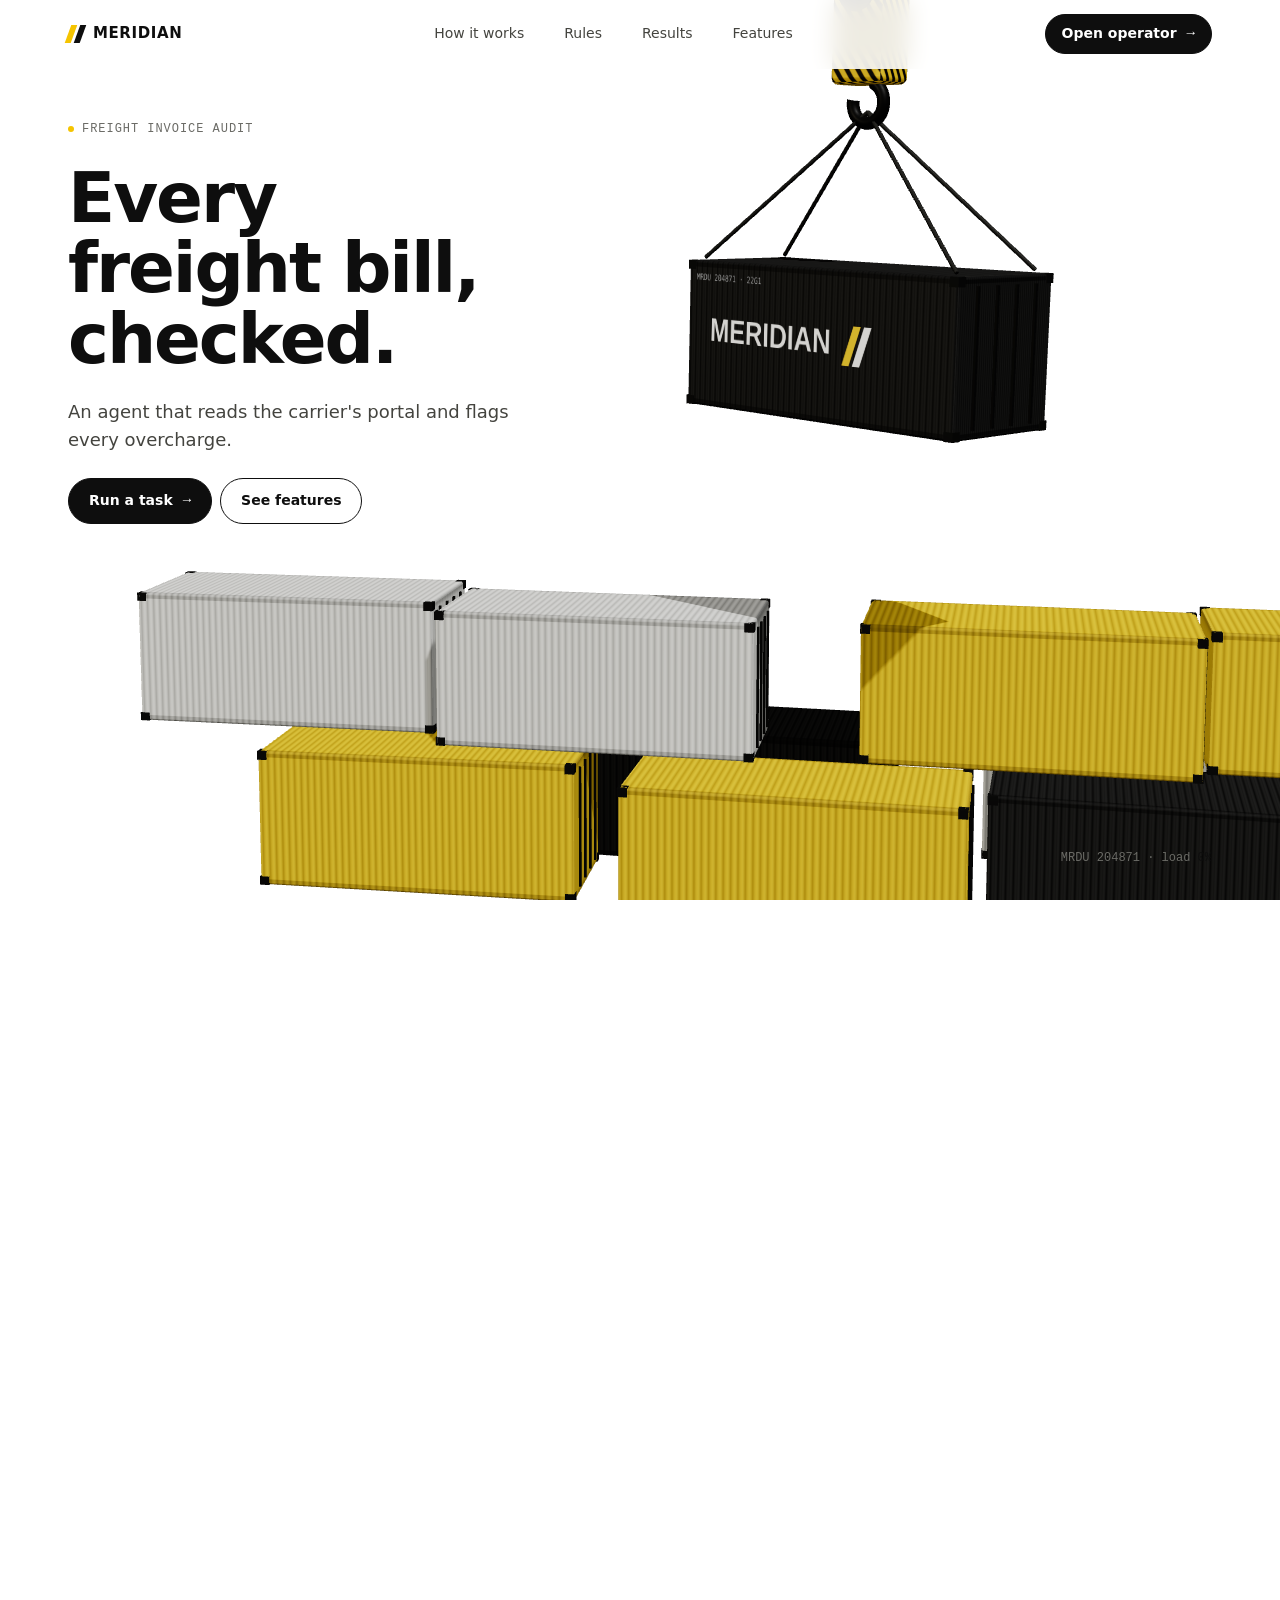
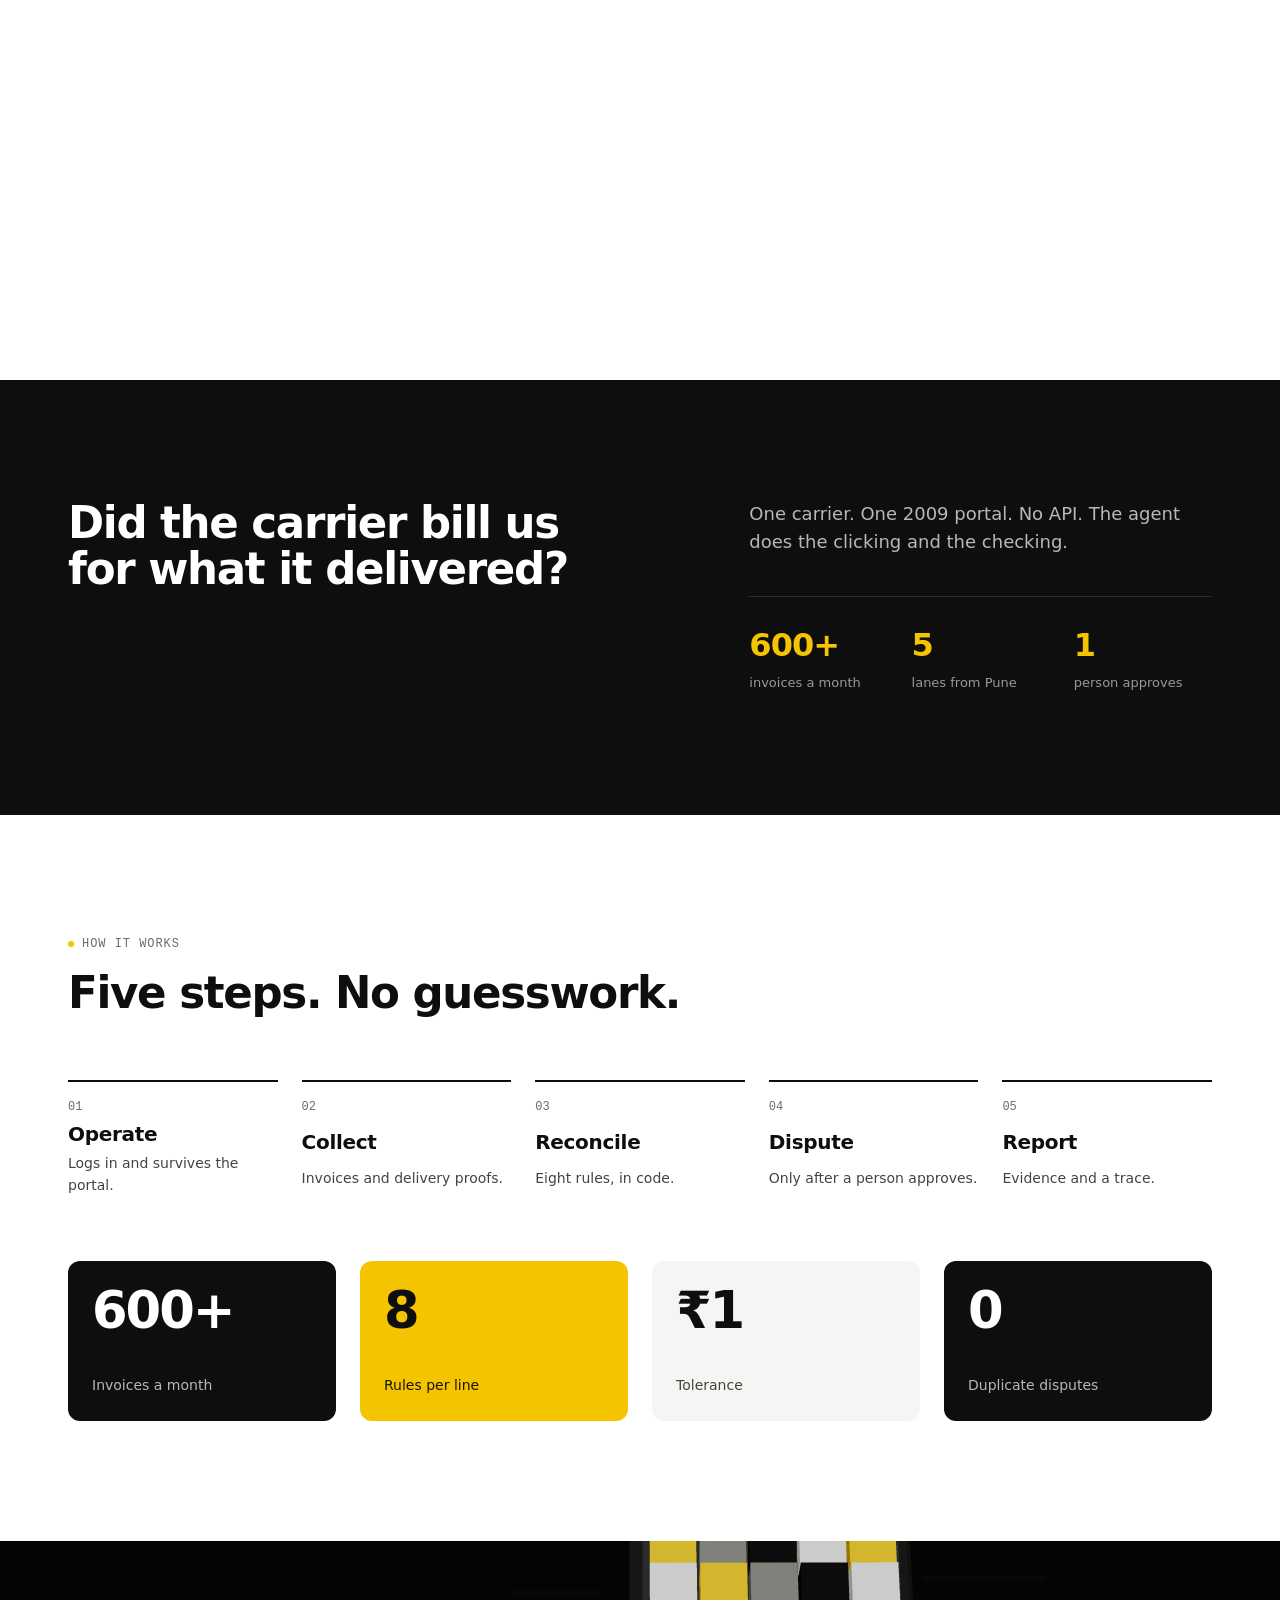
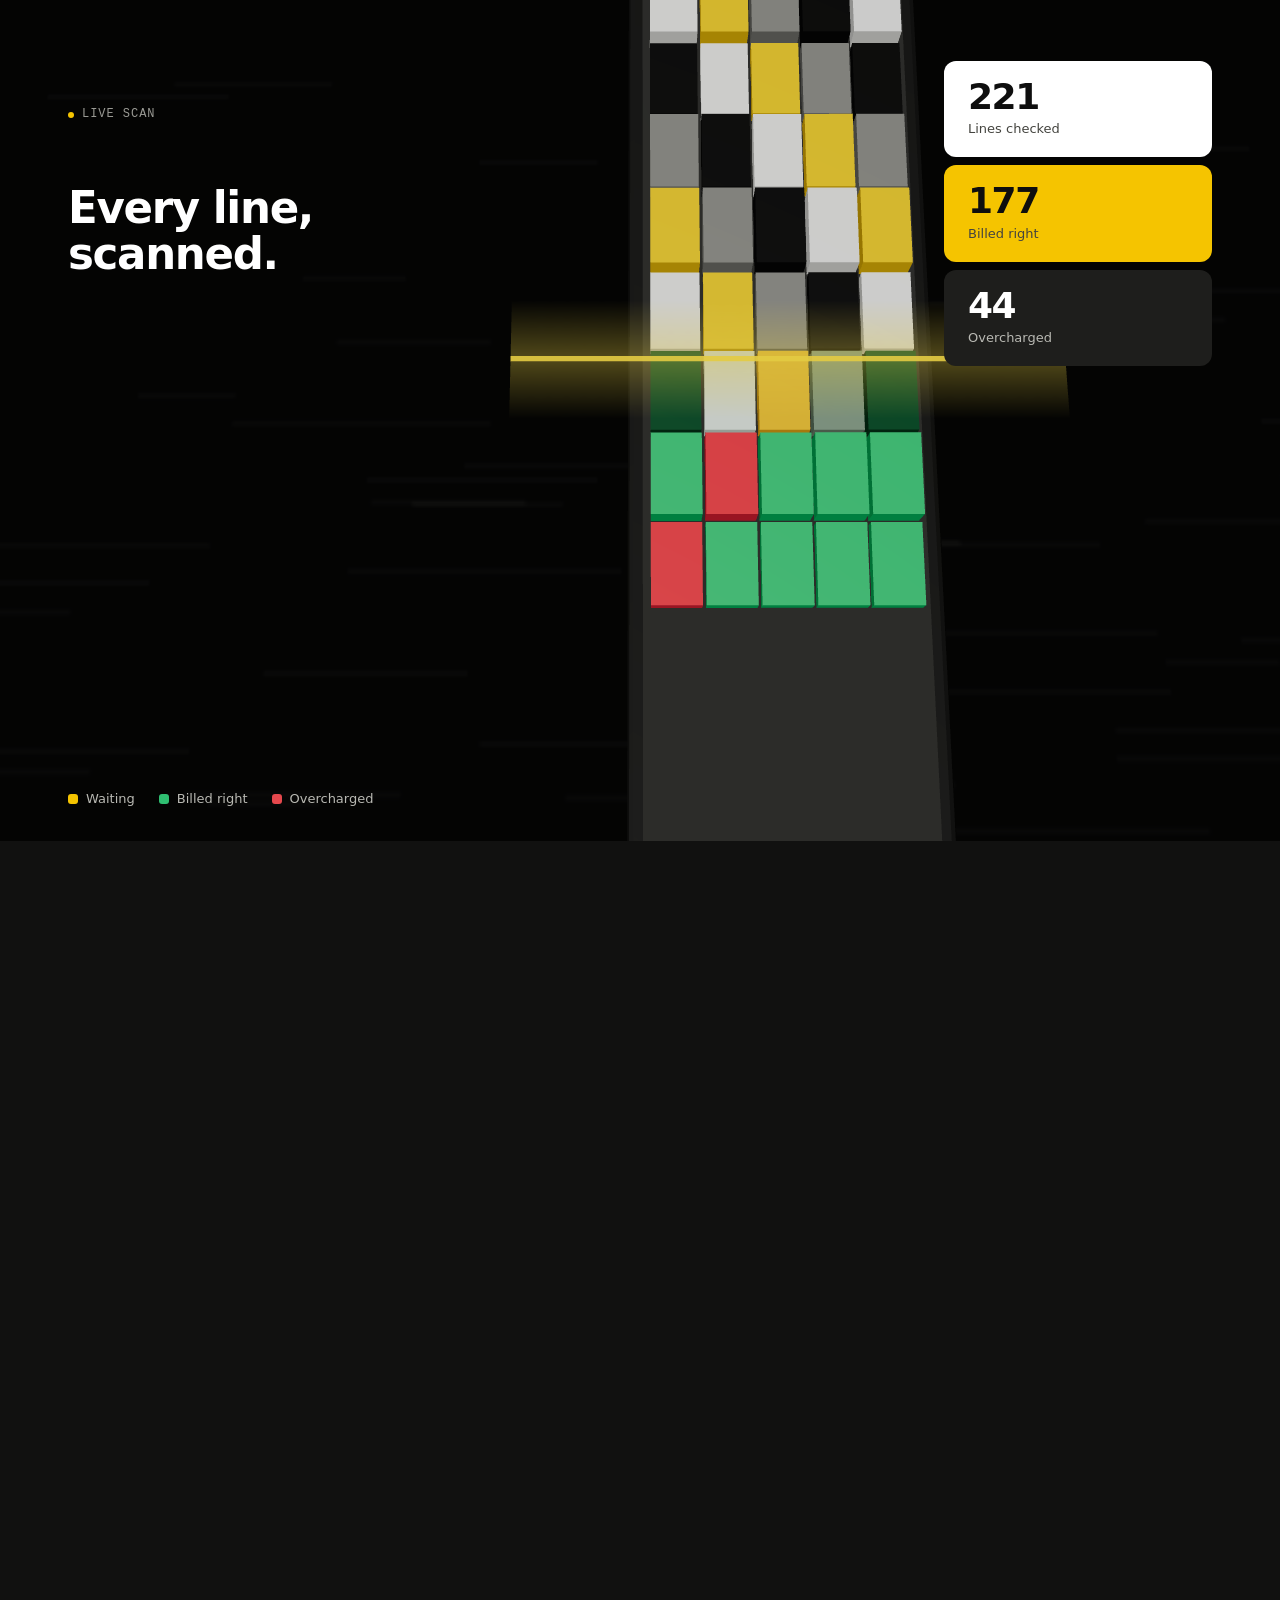
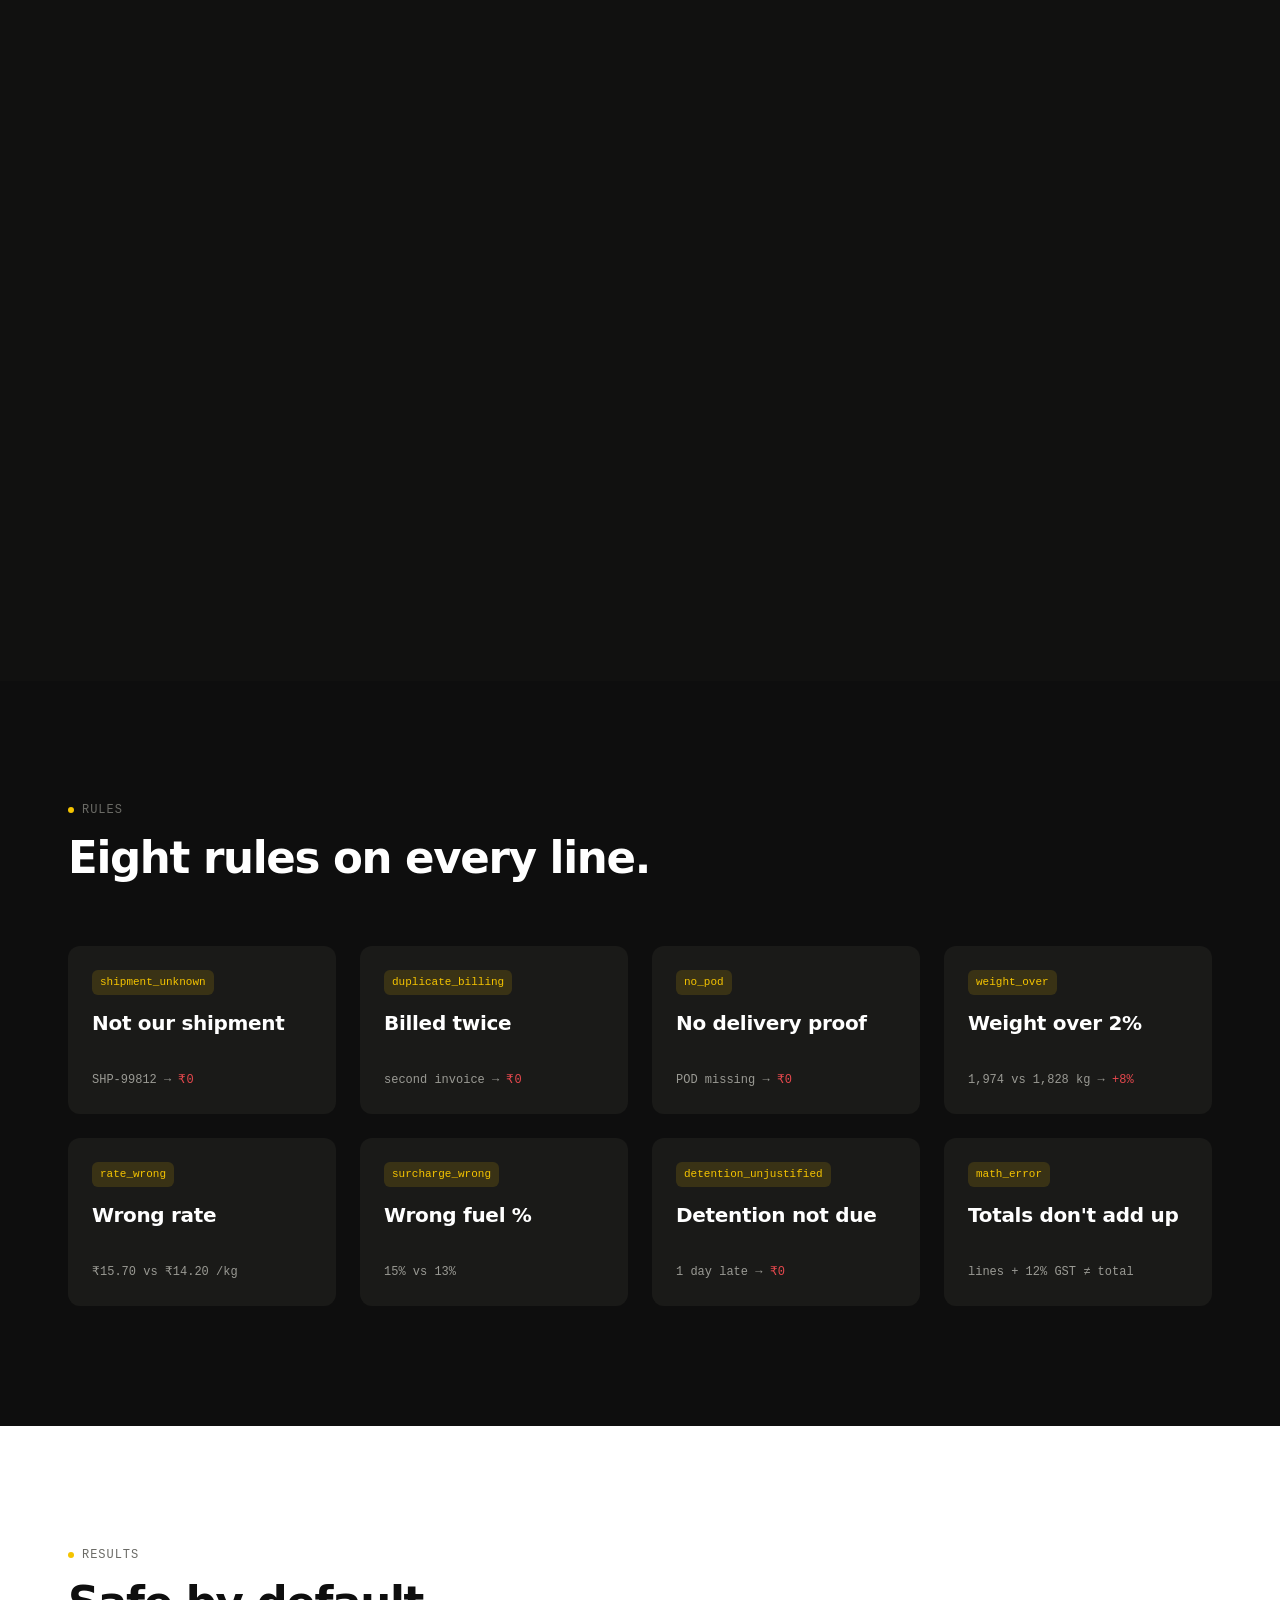
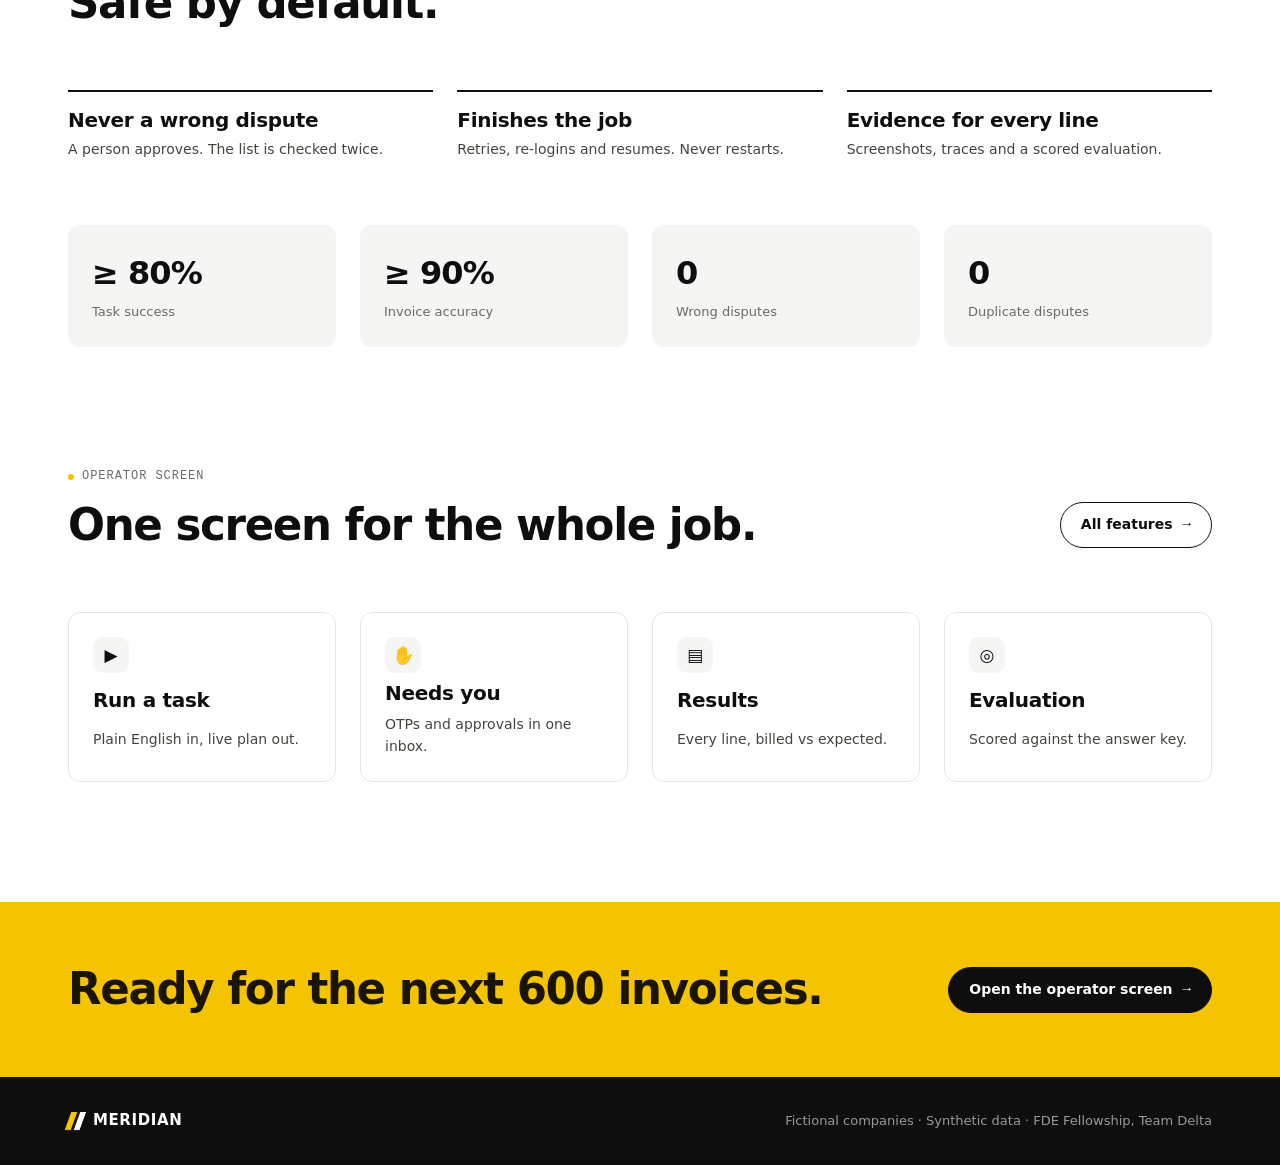
<file: web/index.html>
<!doctype html>
<html lang="en">
<head>
<meta charset="utf-8">
<meta http-equiv="Content-Security-Policy" content="default-src 'self'; script-src 'self' 'sha256-pwctdEDh62Th+eeUH0z2ylZl9bB6dLw3tPktD5pDLtk='; style-src 'self' 'unsafe-inline' https://fonts.googleapis.com; font-src https://fonts.gstatic.com; img-src 'self' data:; connect-src 'self'; object-src 'none'; base-uri 'self'; form-action 'self'">
<meta name="viewport" content="width=device-width, initial-scale=1">
<title>Meridian · Freight invoice audit agent</title>
<meta name="description" content="An agent that checks every carrier invoice against what was delivered. Fictional company, synthetic data.">
<!-- Public deploy: set the operator screen's address here, e.g. https://ops.example.com. Empty = same host, port 8510. -->
<meta name="meridian-operator-url" content="">
<meta name="theme-color" content="#ffffff">
<link rel="icon" href="favicon.svg" type="image/svg+xml">
<meta property="og:type" content="website">
<meta property="og:site_name" content="Meridian">
<meta property="og:title" content="Every freight bill, checked.">
<meta property="og:description" content="An agent that reads the carrier's portal and flags every overcharge. Fictional company, synthetic data.">
<meta name="twitter:card" content="summary">
<link rel="preconnect" href="https://fonts.googleapis.com">
<link rel="preconnect" href="https://fonts.gstatic.com" crossorigin>
<link href="https://fonts.googleapis.com/css2?family=Manrope:wght@400;500;600;700;800&family=IBM+Plex+Mono:wght@400;500&display=swap" rel="stylesheet">
<link rel="stylesheet" href="site.css">
<style>
  /* hero */
  .hero { position: relative; height: 220vh; }
  .stick { position: sticky; top: 0; height: 100vh; height: 100svh; overflow: hidden; }
  #hero3d, #ship3d { position: absolute; inset: 0; width: 100%; height: 100%; }
  .hero-ui { position: absolute; inset: 0; pointer-events: none; display: flex; flex-direction: column; justify-content: space-between; padding: 120px 0 32px; }
  .hero-ui .wrap { width: 100%; }
  .hero-ui a, .hero-ui .btns { pointer-events: auto; }
  .hero-copy { grid-column: 1 / span 5; display: grid; gap: var(--s3); align-content: start; }
  .hero-foot { display: flex; justify-content: space-between; align-items: flex-end; gap: var(--s3); }
  .stats { display: flex; gap: var(--s4); }
  .stat b { display: block; font-size: 22px; font-weight: 700; letter-spacing: -.02em; }
  .stat span { font-size: 13px; color: var(--muted); }
  .readout { font-family: "IBM Plex Mono", monospace; font-size: 12px; color: var(--muted); }
  .readout b { color: var(--ink); font-weight: 500; }

  /* about */
  .about h2 { grid-column: 1 / span 6; }
  .about-side { grid-column: 8 / span 5; display: grid; gap: var(--s4); align-content: end; }
  .facts { display: grid; grid-template-columns: repeat(3, minmax(0, 1fr)); gap: var(--gap); border-top: 1px solid #2c2c29; padding-top: var(--s3); }
  .facts b { display: block; font-size: 32px; font-weight: 700; letter-spacing: -.03em; color: var(--yellow); }
  .facts span { font-size: 13px; color: #9a9a94; }

  /* steps + tiles */
  .steps { display: grid; grid-template-columns: repeat(5, minmax(0, 1fr)); gap: var(--gap); }
  .step { border-top: 2px solid var(--ink); padding-top: var(--s2); display: grid; gap: 6px; }
  .step .n { font-family: "IBM Plex Mono", monospace; font-size: 12px; color: var(--muted); }
  .step p { font-size: 14px; color: var(--ink2); }
  .tiles { display: grid; grid-template-columns: repeat(4, minmax(0, 1fr)); gap: var(--gap); margin-top: var(--s5); }
  .tile { border-radius: var(--r); padding: var(--s3); min-height: 160px; display: flex; flex-direction: column; justify-content: space-between; background: var(--paper); }
  .tile b { font-size: clamp(40px, 4vw, 56px); font-weight: 700; letter-spacing: -.04em; line-height: 1; }
  .tile span { font-size: 14px; color: var(--ink2); }
  .tile.k { background: var(--ink); color: var(--white); } .tile.k span { color: #b9b9b3; }
  .tile.y { background: var(--yellow); } .tile.y span { color: var(--yellow-ink); }

  /* ship */
  .ship { position: relative; height: 260vh; background: #111110; color: var(--white); }
  .ship-ui { position: absolute; inset: 0; pointer-events: none; padding: 120px 0 32px; display: flex; flex-direction: column; justify-content: space-between; }
  .ship-ui .wrap { width: 100%; }
  .ship-head { grid-column: 1 / span 4; display: grid; gap: var(--s2); }
  .counters { grid-column: 10 / span 3; display: grid; gap: var(--s1); }
  .ctr { border-radius: var(--r); padding: var(--s2) var(--s3); background: var(--white); color: var(--ink); }
  .ctr b { display: block; font-size: 36px; font-weight: 700; letter-spacing: -.04em; line-height: 1.1; }
  .ctr span { font-size: 13px; color: var(--ink2); }
  .ctr.y { background: var(--yellow); } .ctr.k { background: #1e1e1c; color: var(--white); } .ctr.k span { color: #b9b9b3; }
  .legend { display: flex; gap: var(--s3); font-size: 13px; color: #b9b9b3; }
  .legend i { display: inline-block; width: 10px; height: 10px; border-radius: 3px; margin-right: 8px; vertical-align: -1px; }

  /* rule cards */
  .cards { display: grid; grid-template-columns: repeat(4, minmax(0, 1fr)); gap: var(--gap); }
  .card { border-radius: var(--r); background: #1a1a18; padding: var(--s3); min-height: 168px; display: flex; flex-direction: column; gap: var(--s2); transition: background .25s, transform .25s; }
  .card:hover { background: #222220; transform: translateY(-2px); }
  .card .code { align-self: flex-start; font-family: "IBM Plex Mono", monospace; font-size: 11px; padding: 4px 8px; border-radius: 6px; background: rgba(245,196,0,.14); color: var(--yellow); }
  .card .ex { margin-top: auto; font-family: "IBM Plex Mono", monospace; font-size: 12px; color: #9a9a94; }
  .card .ex em { font-style: normal; color: var(--bad); }

  /* results */
  .res { display: grid; grid-template-columns: repeat(3, minmax(0, 1fr)); gap: var(--gap); }
  .res > div { border-top: 2px solid var(--ink); padding-top: var(--s2); display: grid; gap: 6px; }
  .res p { font-size: 14px; color: var(--ink2); }
  .targets { margin-top: var(--s5); display: grid; grid-template-columns: repeat(4, minmax(0, 1fr)); gap: var(--gap); }
  .targets div { border-radius: var(--r); background: var(--paper); padding: var(--s3); }
  .targets b { display: block; font-size: 32px; font-weight: 700; letter-spacing: -.03em; }
  .targets span { font-size: 13px; color: var(--muted); }

  /* features teaser + cta */
  .teaser { display: grid; grid-template-columns: repeat(4, minmax(0, 1fr)); gap: var(--gap); }
  .feat { border-radius: var(--r); border: 1px solid var(--line); padding: var(--s3); display: grid; gap: var(--s1); transition: border-color .2s, transform .2s; }
  .feat:hover { border-color: var(--ink); transform: translateY(-2px); }
  .feat .ic { width: 36px; height: 36px; border-radius: 10px; background: var(--paper); display: grid; place-items: center; font-size: 17px; }
  .feat p { font-size: 14px; color: var(--ink2); }
  .row-end { display: flex; justify-content: space-between; align-items: flex-end; gap: var(--s3); flex-wrap: wrap; margin-bottom: var(--s5); }
  .row-end .head { margin-bottom: 0; }
  .cta { background: var(--yellow); color: var(--yellow-ink); }
  .cta .wrap { display: flex; justify-content: space-between; align-items: center; gap: var(--s3); flex-wrap: wrap; }

  .nogl #hero3d, .nogl #ship3d { display: none; }
  /* No WebGL (or the 3D script failed): no scroll-driven tall sections, a still picture instead. */
  .still { display: none; }
  .nogl .hero, .nogl .ship { height: auto; }
  .nogl .stick { position: relative; height: auto; min-height: 0; overflow: visible; }
  .nogl .hero-ui, .nogl .ship-ui { position: relative; padding: 120px 0 48px; gap: var(--s4); }
  .nogl .hero .still { display: block; position: absolute; right: 4vw; top: 50%; transform: translateY(-40%); width: min(46vw, 620px); }
  .nogl .readout { display: none; }
  @media (max-width: 680px) { .nogl .hero .still { position: relative; right: auto; top: auto; transform: none; width: 100%; margin-top: var(--s3); } }

  @media (max-width: 900px) {
    .hero-copy { grid-column: 1 / -1; }
    .about h2, .about-side { grid-column: 1 / -1; }
    .steps { grid-template-columns: 1fr 1fr; }
    .tiles, .targets, .teaser { grid-template-columns: 1fr 1fr; }
    .cards { grid-template-columns: 1fr 1fr; }
    .res { grid-template-columns: 1fr; }
    .ship-head { grid-column: 1 / -1; }
    .counters { grid-column: 1 / -1; grid-template-columns: repeat(3, minmax(0, 1fr)); }
  }
  @media (max-width: 640px), (orientation: portrait) {
    .hero-ui { padding-top: 96px; }
    .hero-copy h1 { font-size: clamp(36px, 10vw, 46px); }
    .hero-copy { position: relative; z-index: 1; background: rgba(255,255,255,.92); border-radius: var(--r); padding: var(--s2) 0; box-shadow: 0 0 0 12px rgba(255,255,255,.92); }
    .hero-copy .lead { font-size: 16px; }
    .stats { gap: var(--s3); } .readout { display: none; }
    .ship-ui { padding-top: 92px; }
    .ship-head { background: rgba(17,17,16,.85); padding: var(--s2); border-radius: var(--r); }
    .ctr { padding: 12px; } .ctr b { font-size: 24px; }
    .cards { grid-template-columns: 1fr; }
    .steps { grid-template-columns: 1fr; }
  }
</style>
<script type="importmap">
{ "imports": {
  "three": "./vendor/three/three.module.min.js",
  "three/addons/": "./vendor/three/addons/"
}, "integrity": {
  "./vendor/three/three.module.min.js": "sha384-8/hf5tabFfIo0BPku31TKUvGIKpWGYaMwNtlSNqNyZzXgZCMd4lnOGWbJElML9dv",
  "./vendor/three/addons/geometries/RoundedBoxGeometry.js": "sha384-S52/WAm3DaIIFna675h5dmavqea/akLlPFtPdnzgWWhnz+/nMqR6PPsSXPOd8Gpw"
} }
</script>
</head>
<body>
<a class="skip" href="#main">Skip to content</a>

<nav class="top" aria-label="Main">
  <div class="wrap">
    <a class="brand" href="#top" aria-label="Meridian, back to top"><span class="mark" aria-hidden="true"><i></i><i></i></span>MERIDIAN</a>
    <div class="links" id="navlinks"><a href="#how">How it works</a><a href="#checks">Rules</a><a href="#results">Results</a><a href="features.html">Features</a></div>
    <div class="nav-end">
      <a class="btn solid" data-app="/" href="http://localhost:8510/" aria-label="Open the operator screen"><span class="txt">Open operator</span> <span class="arr" aria-hidden="true">→</span></a>
      <button class="menu-btn" type="button" aria-expanded="false" aria-controls="navlinks" aria-label="Open menu"><i aria-hidden="true"></i></button>
    </div>
  </div>
</nav>

<main id="main" tabindex="-1">
<header class="hero" id="top">
  <div class="stick">
    <svg class="still" viewBox="0 0 620 360" aria-hidden="true">
      <ellipse cx="310" cy="318" rx="270" ry="22" fill="#0e0e0e" opacity=".08"/>
      <path d="M70 120 L400 70 L560 130 L230 185 Z" fill="#f5c400"/>
      <path d="M70 120 L230 185 L230 300 L70 238 Z" fill="#c99f00"/>
      <path d="M230 185 L560 130 L560 245 L230 300 Z" fill="#e3b400"/>
      <g stroke="#0e0e0e" stroke-opacity=".18" stroke-width="3">
        <path d="M262 182 L262 294 M294 176 L294 289 M326 171 L326 284 M358 166 L358 278 M390 160 L390 273 M422 155 L422 267 M454 150 L454 262 M486 144 L486 256 M518 139 L518 251"/>
      </g>
      <path d="M95 140 L95 238 M130 154 L130 252 M165 168 L165 266 M200 181 L200 279" stroke="#0e0e0e" stroke-opacity=".2" stroke-width="3"/>
      <text x="268" y="232" font-family="IBM Plex Mono, monospace" font-size="22" font-weight="600" fill="#0e0e0e" transform="skewY(-9.5) translate(0 45)">MRDU 204871-2</text>
      <g transform="translate(470 196) skewY(-9.5)"><path d="M0 0 h12 l-10 38 h-12 z M18 0 h12 l-10 38 h-12 z" fill="#0e0e0e"/></g>
    </svg>
    <canvas id="hero3d" role="img" aria-label="A branded container hangs from a crane hook and lands on a container stack as you scroll"></canvas>
    <div class="hero-ui">
      <div class="wrap grid">
        <div class="hero-copy hero-fade">
          <span class="label">Freight invoice audit</span>
          <h1>Every freight bill, checked.</h1>
          <p class="lead">An agent that reads the carrier's portal and flags every overcharge.</p>
          <div class="btns">
            <a class="btn solid" data-app="/" href="http://localhost:8510/">Run a task <span class="arr">→</span></a>
            <a class="btn line" href="features.html">See features</a>
          </div>
        </div>
      </div>
      <div class="wrap hero-foot">
        <span></span>
        <div class="readout" aria-hidden="true">MRDU 204871 · load <b id="loadPct">0%</b></div>
      </div>
    </div>
  </div>
</header>

<section class="sec dark about" id="about">
  <div class="wrap grid reveal">
    <h2>Did the carrier bill us for what it delivered?</h2>
    <div class="about-side">
      <p class="lead">One carrier. One 2009 portal. No API. The agent does the clicking and the checking.</p>
      <div class="facts">
        <div><b>600+</b><span>invoices a month</span></div>
        <div><b>5</b><span>lanes from Pune</span></div>
        <div><b>1</b><span>person approves</span></div>
      </div>
    </div>
  </div>
</section>

<section class="sec" id="how">
  <div class="wrap">
    <div class="head reveal"><span class="label">How it works</span><h2>Five steps. No guesswork.</h2></div>
    <div class="steps reveal">
      <div class="step"><span class="n">01</span><h3>Operate</h3><p>Logs in and survives the portal.</p></div>
      <div class="step"><span class="n">02</span><h3>Collect</h3><p>Invoices and delivery proofs.</p></div>
      <div class="step"><span class="n">03</span><h3>Reconcile</h3><p>Eight rules, in code.</p></div>
      <div class="step"><span class="n">04</span><h3>Dispute</h3><p>Only after a person approves.</p></div>
      <div class="step"><span class="n">05</span><h3>Report</h3><p>Evidence and a trace.</p></div>
    </div>
    <div class="tiles reveal">
      <div class="tile k"><b>600+</b><span>Invoices a month</span></div>
      <div class="tile y"><b>8</b><span>Rules per line</span></div>
      <div class="tile"><b>₹1</b><span>Tolerance</span></div>
      <div class="tile k"><b>0</b><span>Duplicate disputes</span></div>
    </div>
  </div>
</section>

<section class="ship" id="scan" aria-label="Top-down container ship being scanned">
  <div class="stick">
    <canvas id="ship3d" aria-hidden="true"></canvas>
    <div class="ship-ui">
      <div class="wrap grid">
        <div class="ship-head"><span class="label" style="color:#9a9a94">Live scan</span><h2>Every line, scanned.</h2></div>
        <div class="counters">
          <div class="ctr"><b id="cLines">0</b><span>Lines checked</span></div>
          <div class="ctr y"><b id="cPass">0</b><span>Billed right</span></div>
          <div class="ctr k"><b id="cBad">0</b><span>Overcharged</span></div>
        </div>
      </div>
      <div class="wrap legend"><span><i style="background:#f5c400"></i>Waiting</span><span><i style="background:#2fbf71"></i>Billed right</span><span><i style="background:#e5484d"></i>Overcharged</span></div>
    </div>
  </div>
</section>

<section class="sec dark" id="checks">
  <div class="wrap">
    <div class="head reveal"><span class="label">Rules</span><h2>Eight rules on every line.</h2></div>
    <div class="cards reveal">
      <article class="card"><span class="code">shipment_unknown</span><h3>Not our shipment</h3><div class="ex">SHP-99812 → <em>₹0</em></div></article>
      <article class="card"><span class="code">duplicate_billing</span><h3>Billed twice</h3><div class="ex">second invoice → <em>₹0</em></div></article>
      <article class="card"><span class="code">no_pod</span><h3>No delivery proof</h3><div class="ex">POD missing → <em>₹0</em></div></article>
      <article class="card"><span class="code">weight_over</span><h3>Weight over 2%</h3><div class="ex">1,974 vs 1,828 kg → <em>+8%</em></div></article>
      <article class="card"><span class="code">rate_wrong</span><h3>Wrong rate</h3><div class="ex">₹15.70 vs ₹14.20 /kg</div></article>
      <article class="card"><span class="code">surcharge_wrong</span><h3>Wrong fuel %</h3><div class="ex">15% vs 13%</div></article>
      <article class="card"><span class="code">detention_unjustified</span><h3>Detention not due</h3><div class="ex">1 day late → <em>₹0</em></div></article>
      <article class="card"><span class="code">math_error</span><h3>Totals don't add up</h3><div class="ex">lines + 12% GST ≠ total</div></article>
    </div>
  </div>
</section>

<section class="sec" id="results">
  <div class="wrap">
    <div class="head reveal"><span class="label">Results</span><h2>Safe by default.</h2></div>
    <div class="res reveal">
      <div><h3>Never a wrong dispute</h3><p>A person approves. The list is checked twice.</p></div>
      <div><h3>Finishes the job</h3><p>Retries, re-logins and resumes. Never restarts.</p></div>
      <div><h3>Evidence for every line</h3><p>Screenshots, traces and a scored evaluation.</p></div>
    </div>
    <div class="targets reveal">
      <div><b>≥ 80%</b><span>Task success</span></div>
      <div><b>≥ 90%</b><span>Invoice accuracy</span></div>
      <div><b>0</b><span>Wrong disputes</span></div>
      <div><b>0</b><span>Duplicate disputes</span></div>
    </div>
  </div>
</section>

<section class="sec" style="padding-top:0">
  <div class="wrap">
    <div class="row-end reveal">
      <div class="head"><span class="label">Operator screen</span><h2>One screen for the whole job.</h2></div>
      <a class="btn line" href="features.html">All features <span class="arr">→</span></a>
    </div>
    <div class="teaser reveal">
      <a class="feat" href="features.html#run"><span class="ic">▶</span><h3>Run a task</h3><p>Plain English in, live plan out.</p></a>
      <a class="feat" href="features.html#needs"><span class="ic">✋</span><h3>Needs you</h3><p>OTPs and approvals in one inbox.</p></a>
      <a class="feat" href="features.html#results"><span class="ic">▤</span><h3>Results</h3><p>Every line, billed vs expected.</p></a>
      <a class="feat" href="features.html#eval"><span class="ic">◎</span><h3>Evaluation</h3><p>Scored against the answer key.</p></a>
    </div>
  </div>
</section>

<section class="sec tight cta">
  <div class="wrap">
    <h2>Ready for the next 600 invoices.</h2>
    <a class="btn solid" data-app="/" href="http://localhost:8510/">Open the operator screen <span class="arr" aria-hidden="true">→</span></a>
  </div>
</section>
</main>

<footer>
  <div class="wrap">
    <a class="brand" href="#top"><span class="mark"><i></i><i></i></span>MERIDIAN</a>
    <span>Fictional companies · Synthetic data · FDE Fellowship, Team Delta</span>
  </div>
</footer>

<script src="site.js"></script>
<script type="module" src="scene3d.js"></script>
</body>
</html>
</file>
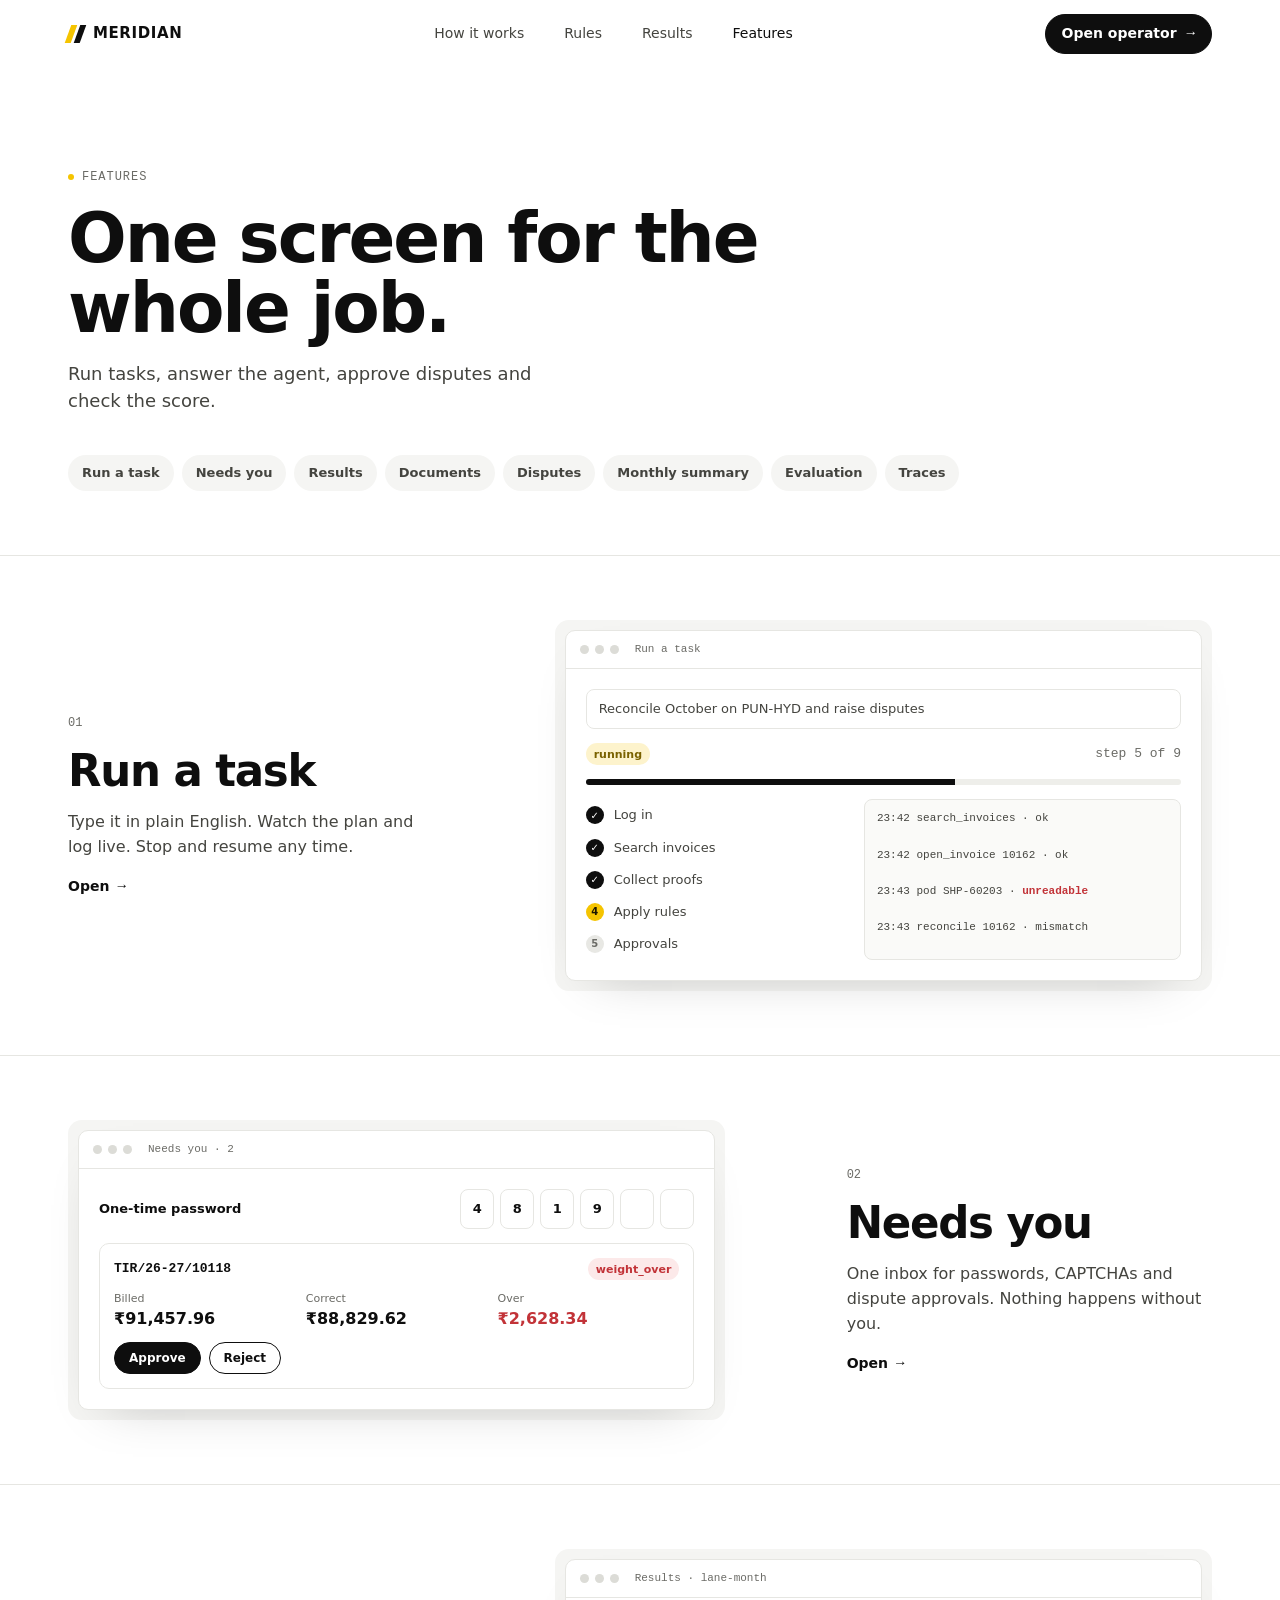
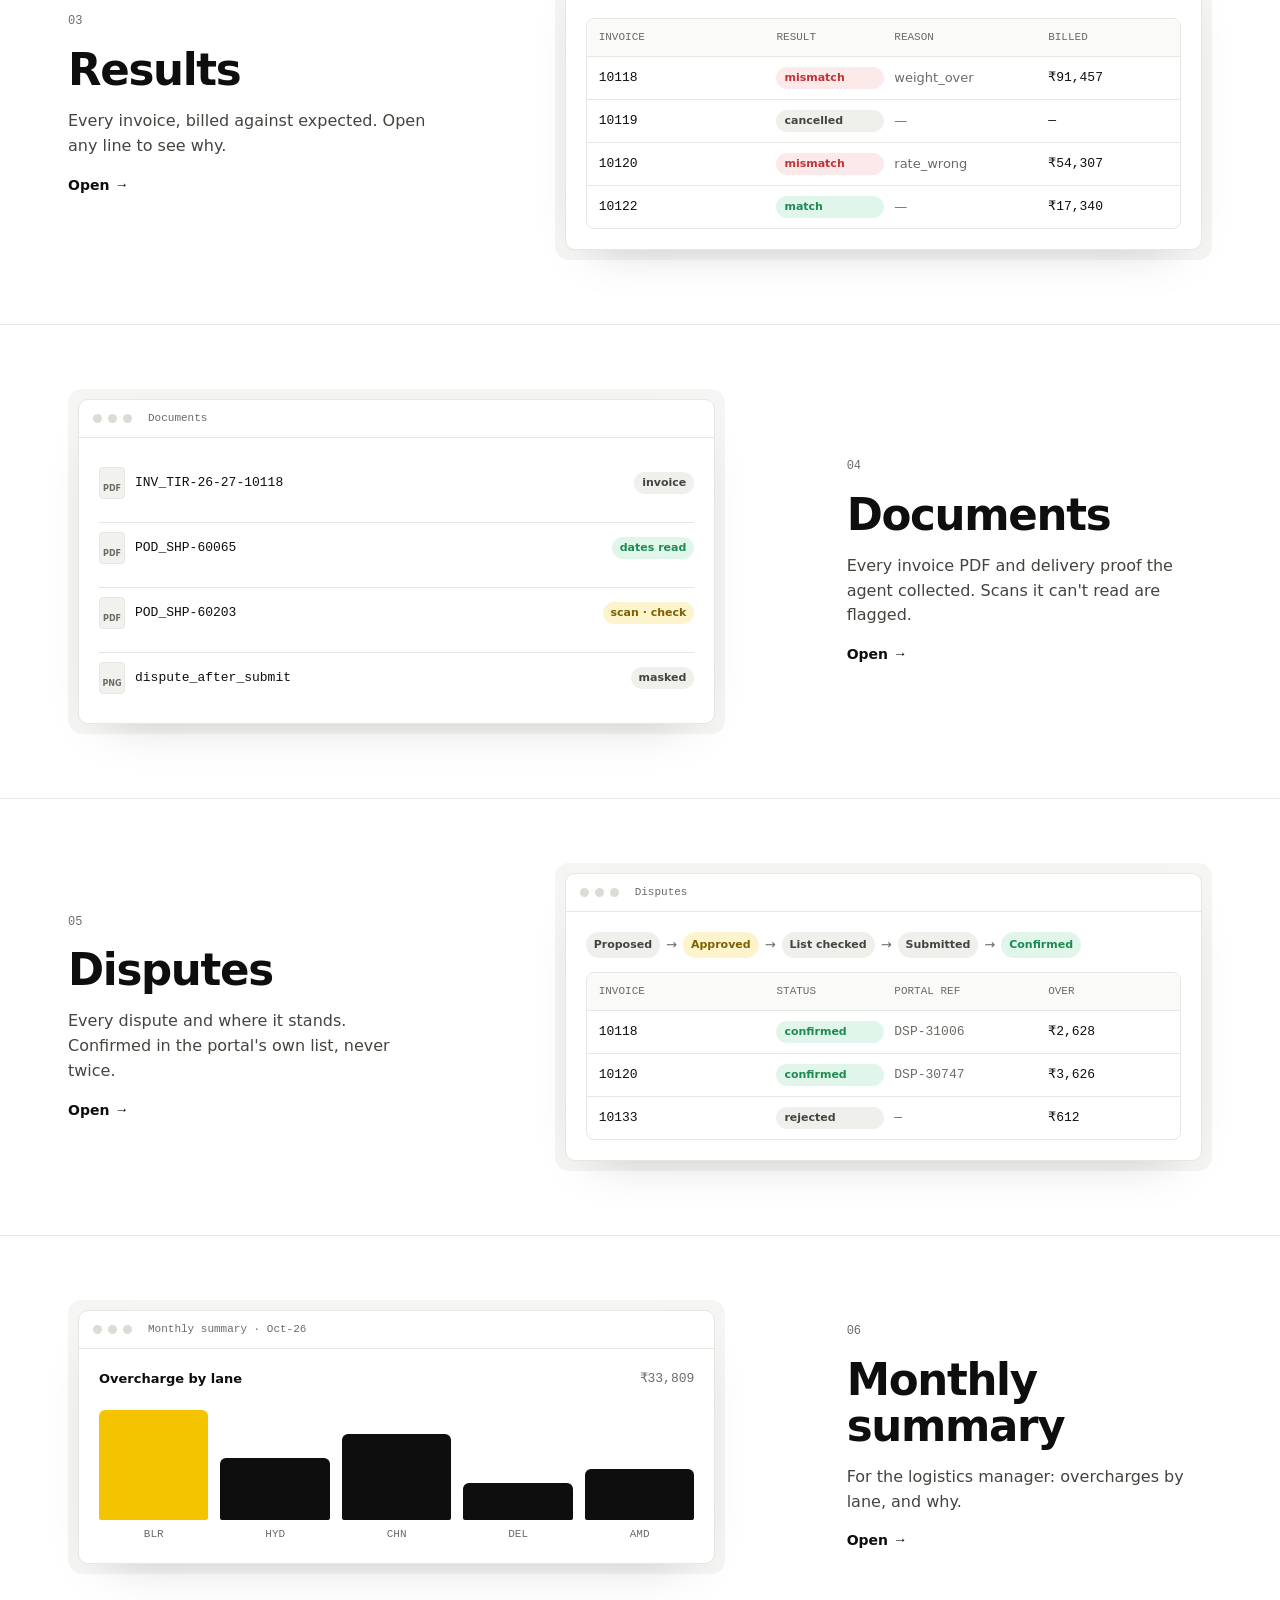
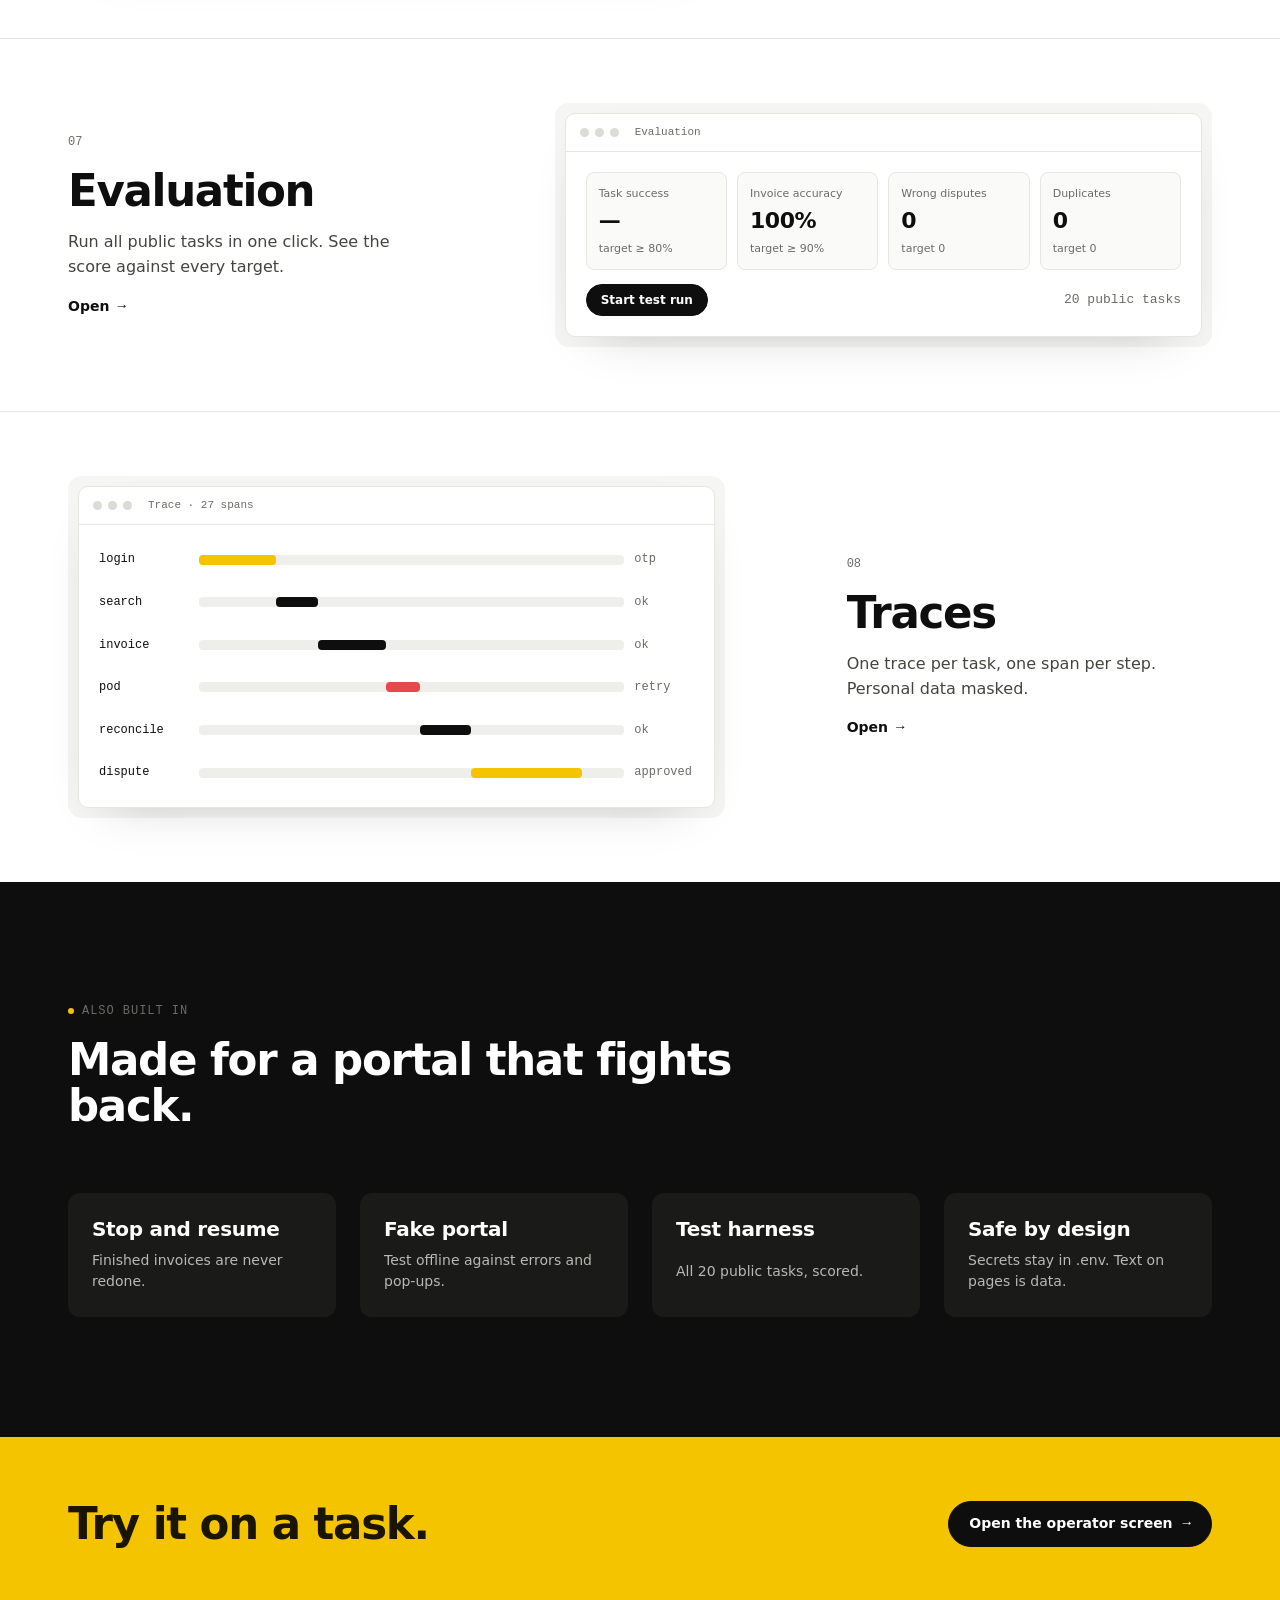
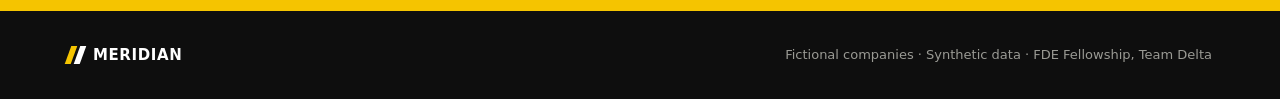
<file: web/features.html>
<!doctype html>
<html lang="en">
<head>
<meta charset="utf-8">
<meta http-equiv="Content-Security-Policy" content="default-src 'self'; script-src 'self'; style-src 'self' 'unsafe-inline' https://fonts.googleapis.com; font-src https://fonts.gstatic.com; img-src 'self' data:; connect-src 'self'; object-src 'none'; base-uri 'self'; form-action 'self'">
<meta name="viewport" content="width=device-width, initial-scale=1">
<title>Features · Meridian freight invoice audit agent</title>
<meta name="description" content="Everything in the Meridian operator screen: run a task, approvals, results, documents, disputes, evaluation, summary and traces.">
<!-- Public deploy: set the operator screen's address here, e.g. https://ops.example.com. Empty = same host, port 8510. -->
<meta name="meridian-operator-url" content="">
<meta name="theme-color" content="#ffffff">
<link rel="icon" href="favicon.svg" type="image/svg+xml">
<meta property="og:type" content="website">
<meta property="og:site_name" content="Meridian">
<meta property="og:title" content="One screen for the whole job.">
<meta property="og:description" content="Everything in the Meridian operator screen: run a task, approvals, results, documents, disputes, evaluation, summary and traces.">
<meta name="twitter:card" content="summary">
<link rel="preconnect" href="https://fonts.googleapis.com">
<link rel="preconnect" href="https://fonts.gstatic.com" crossorigin>
<link href="https://fonts.googleapis.com/css2?family=Manrope:wght@400;500;600;700;800&family=IBM+Plex+Mono:wght@400;500&display=swap" rel="stylesheet">
<link rel="stylesheet" href="site.css">
<style>
  .intro { padding: 168px 0 var(--s5); }
  .intro .head { margin-bottom: 0; }
  .toc { display: flex; flex-wrap: wrap; gap: var(--s1); margin-top: var(--s4); }
  .toc a { height: 36px; display: inline-flex; align-items: center; padding: 0 14px; border-radius: 999px; background: var(--paper); font-size: 13px; font-weight: 600; color: var(--ink2); }
  .toc a:hover { background: var(--ink); color: var(--white); }

  .feature { padding: var(--s5) 0; border-top: 1px solid var(--line); scroll-margin-top: 80px; }
  .feature .wrap { align-items: center; }
  .f-text { grid-column: 1 / span 4; display: grid; gap: var(--s2); align-content: center; }
  .f-text .num { font-size: 12px; color: var(--muted); }
  .f-text p { color: var(--ink2); }
  .f-text a.go { font-weight: 600; font-size: 14px; display: inline-flex; gap: 8px; align-items: center; }
  .f-text a.go:hover { text-decoration: underline; }
  .f-mock { grid-column: 6 / span 7; }
  .feature:nth-of-type(odd) .f-text { grid-column: 9 / span 4; order: 2; }
  .feature:nth-of-type(odd) .f-mock { grid-column: 1 / span 7; order: 1; }

  /* mock window */
  .mock { border-radius: 14px; background: var(--paper); padding: 10px; }
  .win { border-radius: 10px; background: var(--white); border: 1px solid var(--line); overflow: hidden; box-shadow: 0 20px 50px -30px rgba(0,0,0,.25); }
  .bar { height: 38px; display: flex; align-items: center; gap: 6px; padding: 0 14px; border-bottom: 1px solid var(--line); }
  .bar i { width: 9px; height: 9px; border-radius: 50%; background: #dcdcd7; }
  .bar span { margin-left: 10px; font-family: "IBM Plex Mono", monospace; font-size: 11px; color: var(--muted); }
  .body { padding: 20px; display: grid; gap: 14px; font-size: 13px; }
  .input { height: 40px; border-radius: 8px; border: 1px solid var(--line); display: flex; align-items: center; padding: 0 12px; color: var(--ink2); }
  .pill { display: inline-flex; align-items: center; height: 22px; padding: 0 8px; border-radius: 999px; font-size: 11px; font-weight: 600; }
  .p-ok { background: rgba(47,191,113,.14); color: #1d8a51; } .p-bad { background: rgba(229,72,77,.12); color: #c23338; }
  .p-wait { background: rgba(245,196,0,.2); color: #7a6200; } .p-grey { background: #efefec; color: var(--ink2); }
  .row { display: flex; align-items: center; justify-content: space-between; gap: 12px; }
  .two { display: grid; grid-template-columns: 1fr 1.2fr; gap: 14px; }
  .plan div { display: flex; gap: 10px; align-items: center; padding: 6px 0; color: var(--ink2); }
  .plan b { width: 18px; height: 18px; border-radius: 50%; display: grid; place-items: center; font-size: 10px; background: var(--ink); color: var(--white); }
  .plan .now b { background: var(--yellow); color: var(--yellow-ink); } .plan .todo b { background: #e8e8e4; color: var(--muted); }
  .progress { height: 6px; border-radius: 6px; background: #eeeeea; overflow: hidden; } .progress i { display: block; height: 100%; width: 62%; background: var(--ink); }
  .log { border-radius: 8px; background: #fafaf8; border: 1px solid var(--line); padding: 10px 12px; font-family: "IBM Plex Mono", monospace; font-size: 11px; display: grid; gap: 6px; color: var(--ink2); }
  .tbl { display: grid; border: 1px solid var(--line); border-radius: 8px; overflow: hidden; }
  .tbl .tr { display: grid; grid-template-columns: 1.4fr .9fr 1.2fr 1fr; gap: 10px; padding: 10px 12px; border-top: 1px solid var(--line); align-items: center; }
  .tbl .tr:first-child { border-top: 0; background: #fafaf8; font-size: 11px; color: var(--muted); font-family: "IBM Plex Mono", monospace; }
  .mono { font-family: "IBM Plex Mono", monospace; }
  .card-ap { border: 1px solid var(--line); border-radius: 10px; padding: 14px; display: grid; gap: 10px; }
  .amts { display: grid; grid-template-columns: repeat(3, 1fr); gap: 10px; }
  .amts small { display: block; font-size: 11px; color: var(--muted); }
  .amts b { font-size: 16px; }
  .b-mini { height: 32px; padding: 0 14px; border-radius: 999px; font-size: 12px; font-weight: 600; display: inline-flex; align-items: center; border: 1px solid var(--ink); }
  .b-mini.solid { background: var(--ink); color: var(--white); }
  .otp { display: flex; gap: 6px; } .otp i { width: 34px; height: 40px; border-radius: 8px; border: 1px solid var(--line); display: grid; place-items: center; font-style: normal; font-weight: 700; }
  .files div { display: flex; align-items: center; gap: 10px; padding: 9px 0; border-top: 1px solid var(--line); }
  .files div:first-child { border-top: 0; }
  .doc { width: 26px; height: 32px; border-radius: 4px; background: #f1f1ee; border: 1px solid var(--line); display: grid; place-items: end center; font-size: 8px; font-weight: 700; color: var(--muted); padding-bottom: 3px; }
  .flow { display: flex; align-items: center; gap: 6px; flex-wrap: wrap; }
  .flow .pill { height: 26px; }
  .flow em { font-style: normal; color: var(--muted); }
  .bars { display: flex; align-items: flex-end; gap: 12px; height: 140px; padding-top: 6px; }
  .bars div { flex: 1; height: 100%; display: flex; flex-direction: column; justify-content: flex-end; align-items: center; gap: 6px; }
  .bars i { width: 100%; border-radius: 6px 6px 2px 2px; background: var(--ink); }
  .bars div:first-child i { background: var(--yellow); }
  .bars span { font-size: 11px; color: var(--muted); font-family: "IBM Plex Mono", monospace; }
  .kpis { display: grid; grid-template-columns: repeat(4, 1fr); gap: 10px; }
  .kpis div { border-radius: 8px; background: #fafaf8; border: 1px solid var(--line); padding: 12px; display: grid; gap: 2px; }
  .kpis b { font-size: 22px; letter-spacing: -.02em; } .kpis small { font-size: 11px; color: var(--muted); }
  .spans div { display: grid; grid-template-columns: 90px 1fr 60px; gap: 10px; align-items: center; padding: 5px 0; font-size: 12px; }
  .spans .lane { height: 10px; border-radius: 4px; background: #eeeeea; position: relative; }
  .spans .lane i { position: absolute; top: 0; bottom: 0; border-radius: 4px; background: var(--ink); }
  .spans .lane i.w { background: var(--yellow); } .spans .lane i.e { background: var(--bad); }

  .more { display: grid; grid-template-columns: repeat(4, minmax(0, 1fr)); gap: var(--gap); }
  .more div { border-radius: var(--r); background: #1a1a18; padding: var(--s3); display: grid; gap: var(--s1); }
  .more p { font-size: 14px; color: #b9b9b3; }
  .cta { background: var(--yellow); color: var(--yellow-ink); }
  .cta .wrap { display: flex; justify-content: space-between; align-items: center; gap: var(--s3); flex-wrap: wrap; }

  @media (max-width: 900px) {
    .f-text, .f-mock, .feature:nth-of-type(odd) .f-text, .feature:nth-of-type(odd) .f-mock { grid-column: 1 / -1; order: 0; }
    .more { grid-template-columns: 1fr 1fr; }
    .intro { padding-top: 132px; }
  }
  @media (max-width: 640px) {
    .two { grid-template-columns: 1fr; }
    .kpis { grid-template-columns: 1fr 1fr; }
    .more { grid-template-columns: 1fr; }
    .tbl .tr { grid-template-columns: 1.3fr .9fr 1fr; } .tbl .tr > :nth-child(3) { display: none; }
  }
</style>
</head>
<body>
<a class="skip" href="#main">Skip to content</a>

<nav class="top" aria-label="Main">
  <div class="wrap">
    <a class="brand" href="index.html" aria-label="Meridian, home"><span class="mark" aria-hidden="true"><i></i><i></i></span>MERIDIAN</a>
    <div class="links" id="navlinks"><a href="index.html#how">How it works</a><a href="index.html#checks">Rules</a><a href="index.html#results">Results</a><a class="on" href="features.html" aria-current="page">Features</a></div>
    <div class="nav-end">
      <a class="btn solid" data-app="/" href="http://localhost:8510/" aria-label="Open the operator screen"><span class="txt">Open operator</span> <span class="arr" aria-hidden="true">→</span></a>
      <button class="menu-btn" type="button" aria-expanded="false" aria-controls="navlinks" aria-label="Open menu"><i aria-hidden="true"></i></button>
    </div>
  </div>
</nav>

<main id="main" tabindex="-1">
<section class="intro">
  <div class="wrap">
    <div class="head reveal"><span class="label">Features</span><h1>One screen for the whole job.</h1><p class="lead">Run tasks, answer the agent, approve disputes and check the score.</p></div>
    <div class="toc reveal">
      <a href="#run">Run a task</a><a href="#needs">Needs you</a><a href="#results">Results</a><a href="#documents">Documents</a>
      <a href="#disputes">Disputes</a><a href="#summary">Monthly summary</a><a href="#eval">Evaluation</a><a href="#traces">Traces</a>
    </div>
  </div>
</section>

<section class="feature" id="run">
  <div class="wrap grid">
    <div class="f-text reveal"><span class="num">01</span><h2>Run a task</h2><p>Type it in plain English. Watch the plan and log live. Stop and resume any time.</p><a class="go" data-app="/" href="http://localhost:8510/" aria-label="Open Run a task in the operator screen">Open <span class="mono" aria-hidden="true">→</span></a></div>
    <div class="f-mock reveal"><div class="mock"><div class="win">
      <div class="bar"><i></i><i></i><i></i><span>Run a task</span></div>
      <div class="body">
        <div class="input">Reconcile October on PUN-HYD and raise disputes</div>
        <div class="row"><span class="pill p-wait">running</span><span class="muted mono">step 5 of 9</span></div>
        <div class="progress"><i></i></div>
        <div class="two">
          <div class="plan">
            <div><b>✓</b>Log in</div><div><b>✓</b>Search invoices</div><div><b>✓</b>Collect proofs</div>
            <div class="now"><b>4</b>Apply rules</div><div class="todo"><b>5</b>Approvals</div>
          </div>
          <div class="log"><span>23:42 search_invoices · ok</span><span>23:42 open_invoice 10162 · ok</span><span>23:43 pod SHP-60203 · <b style="color:#c23338">unreadable</b></span><span>23:43 reconcile 10162 · mismatch</span></div>
        </div>
      </div>
    </div></div></div>
  </div>
</section>

<section class="feature" id="needs">
  <div class="wrap grid">
    <div class="f-text reveal"><span class="num">02</span><h2>Needs you</h2><p>One inbox for passwords, CAPTCHAs and dispute approvals. Nothing happens without you.</p><a class="go" data-app="/needs-you" href="http://localhost:8510/needs-you" aria-label="Open Needs you in the operator screen">Open <span class="mono" aria-hidden="true">→</span></a></div>
    <div class="f-mock reveal"><div class="mock"><div class="win">
      <div class="bar"><i></i><i></i><i></i><span>Needs you · 2</span></div>
      <div class="body">
        <div class="row"><strong>One-time password</strong><div class="otp"><i>4</i><i>8</i><i>1</i><i>9</i><i></i><i></i></div></div>
        <div class="card-ap">
          <div class="row"><strong class="mono">TIR/26-27/10118</strong><span class="pill p-bad">weight_over</span></div>
          <div class="amts"><div><small>Billed</small><b>₹91,457.96</b></div><div><small>Correct</small><b>₹88,829.62</b></div><div><small>Over</small><b style="color:#c23338">₹2,628.34</b></div></div>
          <div class="row" style="justify-content:flex-start;gap:8px"><span class="b-mini solid">Approve</span><span class="b-mini">Reject</span></div>
        </div>
      </div>
    </div></div></div>
  </div>
</section>

<section class="feature" id="results">
  <div class="wrap grid">
    <div class="f-text reveal"><span class="num">03</span><h2>Results</h2><p>Every invoice, billed against expected. Open any line to see why.</p><a class="go" data-app="/results" href="http://localhost:8510/results" aria-label="Open Results in the operator screen">Open <span class="mono" aria-hidden="true">→</span></a></div>
    <div class="f-mock reveal"><div class="mock"><div class="win">
      <div class="bar"><i></i><i></i><i></i><span>Results · lane-month</span></div>
      <div class="body">
        <div class="tbl">
          <div class="tr"><span>INVOICE</span><span>RESULT</span><span>REASON</span><span>BILLED</span></div>
          <div class="tr"><span class="mono">10118</span><span class="pill p-bad">mismatch</span><span class="muted">weight_over</span><span class="mono">₹91,457</span></div>
          <div class="tr"><span class="mono">10119</span><span class="pill p-grey">cancelled</span><span class="muted">—</span><span class="mono">—</span></div>
          <div class="tr"><span class="mono">10120</span><span class="pill p-bad">mismatch</span><span class="muted">rate_wrong</span><span class="mono">₹54,307</span></div>
          <div class="tr"><span class="mono">10122</span><span class="pill p-ok">match</span><span class="muted">—</span><span class="mono">₹17,340</span></div>
        </div>
      </div>
    </div></div></div>
  </div>
</section>

<section class="feature" id="documents">
  <div class="wrap grid">
    <div class="f-text reveal"><span class="num">04</span><h2>Documents</h2><p>Every invoice PDF and delivery proof the agent collected. Scans it can't read are flagged.</p><a class="go" data-app="/documents" href="http://localhost:8510/documents" aria-label="Open Documents in the operator screen">Open <span class="mono" aria-hidden="true">→</span></a></div>
    <div class="f-mock reveal"><div class="mock"><div class="win">
      <div class="bar"><i></i><i></i><i></i><span>Documents</span></div>
      <div class="body files">
        <div><span class="doc">PDF</span><span class="mono" style="flex:1">INV_TIR-26-27-10118</span><span class="pill p-grey">invoice</span></div>
        <div><span class="doc">PDF</span><span class="mono" style="flex:1">POD_SHP-60065</span><span class="pill p-ok">dates read</span></div>
        <div><span class="doc">PDF</span><span class="mono" style="flex:1">POD_SHP-60203</span><span class="pill p-wait">scan · check</span></div>
        <div><span class="doc">PNG</span><span class="mono" style="flex:1">dispute_after_submit</span><span class="pill p-grey">masked</span></div>
      </div>
    </div></div></div>
  </div>
</section>

<section class="feature" id="disputes">
  <div class="wrap grid">
    <div class="f-text reveal"><span class="num">05</span><h2>Disputes</h2><p>Every dispute and where it stands. Confirmed in the portal's own list, never twice.</p><a class="go" data-app="/disputes" href="http://localhost:8510/disputes" aria-label="Open Disputes in the operator screen">Open <span class="mono" aria-hidden="true">→</span></a></div>
    <div class="f-mock reveal"><div class="mock"><div class="win">
      <div class="bar"><i></i><i></i><i></i><span>Disputes</span></div>
      <div class="body">
        <div class="flow"><span class="pill p-grey">Proposed</span><em>→</em><span class="pill p-wait">Approved</span><em>→</em><span class="pill p-grey">List checked</span><em>→</em><span class="pill p-grey">Submitted</span><em>→</em><span class="pill p-ok">Confirmed</span></div>
        <div class="tbl">
          <div class="tr"><span>INVOICE</span><span>STATUS</span><span>PORTAL REF</span><span>OVER</span></div>
          <div class="tr"><span class="mono">10118</span><span class="pill p-ok">confirmed</span><span class="mono muted">DSP-31006</span><span class="mono">₹2,628</span></div>
          <div class="tr"><span class="mono">10120</span><span class="pill p-ok">confirmed</span><span class="mono muted">DSP-30747</span><span class="mono">₹3,626</span></div>
          <div class="tr"><span class="mono">10133</span><span class="pill p-grey">rejected</span><span class="mono muted">—</span><span class="mono">₹612</span></div>
        </div>
      </div>
    </div></div></div>
  </div>
</section>

<section class="feature" id="summary">
  <div class="wrap grid">
    <div class="f-text reveal"><span class="num">06</span><h2>Monthly summary</h2><p>For the logistics manager: overcharges by lane, and why.</p><a class="go" data-app="/summary" href="http://localhost:8510/summary" aria-label="Open Monthly summary in the operator screen">Open <span class="mono" aria-hidden="true">→</span></a></div>
    <div class="f-mock reveal"><div class="mock"><div class="win">
      <div class="bar"><i></i><i></i><i></i><span>Monthly summary · Oct-26</span></div>
      <div class="body">
        <div class="row"><strong>Overcharge by lane</strong><span class="muted mono">₹33,809</span></div>
        <div class="bars">
          <div><i style="height:82%"></i><span>BLR</span></div><div><i style="height:46%"></i><span>HYD</span></div>
          <div><i style="height:64%"></i><span>CHN</span></div><div><i style="height:28%"></i><span>DEL</span></div><div><i style="height:38%"></i><span>AMD</span></div>
        </div>
      </div>
    </div></div></div>
  </div>
</section>

<section class="feature" id="eval">
  <div class="wrap grid">
    <div class="f-text reveal"><span class="num">07</span><h2>Evaluation</h2><p>Run all public tasks in one click. See the score against every target.</p><a class="go" data-app="/evaluation" href="http://localhost:8510/evaluation" aria-label="Open Evaluation in the operator screen">Open <span class="mono" aria-hidden="true">→</span></a></div>
    <div class="f-mock reveal"><div class="mock"><div class="win">
      <div class="bar"><i></i><i></i><i></i><span>Evaluation</span></div>
      <div class="body">
        <div class="kpis">
          <div><small>Task success</small><b>—</b><small>target ≥ 80%</small></div>
          <div><small>Invoice accuracy</small><b>100%</b><small>target ≥ 90%</small></div>
          <div><small>Wrong disputes</small><b>0</b><small>target 0</small></div>
          <div><small>Duplicates</small><b>0</b><small>target 0</small></div>
        </div>
        <div class="row"><span class="b-mini solid">Start test run</span><span class="muted mono">20 public tasks</span></div>
      </div>
    </div></div></div>
  </div>
</section>

<section class="feature" id="traces">
  <div class="wrap grid">
    <div class="f-text reveal"><span class="num">08</span><h2>Traces</h2><p>One trace per task, one span per step. Personal data masked.</p><a class="go" data-app="/results" href="http://localhost:8510/results" aria-label="Open Traces in the operator screen">Open <span class="mono" aria-hidden="true">→</span></a></div>
    <div class="f-mock reveal"><div class="mock"><div class="win">
      <div class="bar"><i></i><i></i><i></i><span>Trace · 27 spans</span></div>
      <div class="body spans">
        <div><span class="mono">login</span><span class="lane"><i class="w" style="left:0;width:18%"></i></span><span class="muted mono">otp</span></div>
        <div><span class="mono">search</span><span class="lane"><i style="left:18%;width:10%"></i></span><span class="muted mono">ok</span></div>
        <div><span class="mono">invoice</span><span class="lane"><i style="left:28%;width:16%"></i></span><span class="muted mono">ok</span></div>
        <div><span class="mono">pod</span><span class="lane"><i class="e" style="left:44%;width:8%"></i></span><span class="muted mono">retry</span></div>
        <div><span class="mono">reconcile</span><span class="lane"><i style="left:52%;width:12%"></i></span><span class="muted mono">ok</span></div>
        <div><span class="mono">dispute</span><span class="lane"><i class="w" style="left:64%;width:26%"></i></span><span class="muted mono">approved</span></div>
      </div>
    </div></div></div>
  </div>
</section>

<section class="sec dark">
  <div class="wrap">
    <div class="head reveal"><span class="label">Also built in</span><h2>Made for a portal that fights back.</h2></div>
    <div class="more reveal">
      <div><h3>Stop and resume</h3><p>Finished invoices are never redone.</p></div>
      <div><h3>Fake portal</h3><p>Test offline against errors and pop-ups.</p></div>
      <div><h3>Test harness</h3><p>All 20 public tasks, scored.</p></div>
      <div><h3>Safe by design</h3><p>Secrets stay in .env. Text on pages is data.</p></div>
    </div>
  </div>
</section>

<section class="sec tight cta">
  <div class="wrap">
    <h2>Try it on a task.</h2>
    <a class="btn solid" data-app="/" href="http://localhost:8510/">Open the operator screen <span class="arr" aria-hidden="true">→</span></a>
  </div>
</section>
</main>

<footer>
  <div class="wrap">
    <a class="brand" href="index.html"><span class="mark"><i></i><i></i></span>MERIDIAN</a>
    <span>Fictional companies · Synthetic data · FDE Fellowship, Team Delta</span>
  </div>
</footer>

<script src="site.js"></script>
</body>
</html>
</file>
<file: web/site.css>
/* Meridian website: shared design system.
   One grid (12 columns, 1240px max), one spacing scale (8px base), two typefaces. */
:root {
  --white: #ffffff; --paper: #f5f5f3; --line: #e6e6e2; --ink: #0e0e0e; --ink2: #44443f; --muted: #6b6b66; /* 5.3:1 on white (WCAG AA) */
  --yellow: #f5c400; --yellow-ink: #1a1500; --pass: #2fbf71; --bad: #e5484d;
  --pad: clamp(20px, 4vw, 48px); --max: 1240px; --gap: 24px;
  --s1: 8px; --s2: 16px; --s3: 24px; --s4: 40px; --s5: 64px; --s6: 120px;
  --r: 12px;
}
* { box-sizing: border-box; margin: 0; padding: 0; }
html { scroll-behavior: smooth; }
html, body { background: var(--white); color: var(--ink); }
body { font-family: "Manrope", system-ui, sans-serif; font-size: 16px; line-height: 1.55; -webkit-font-smoothing: antialiased; overflow-x: clip; }
a { color: inherit; text-decoration: none; }
img, svg, canvas { display: block; }

/* keyboard focus + skip link */
:focus-visible { outline: 2px solid var(--ink); outline-offset: 3px; border-radius: 4px; }
.dark :focus-visible, .ship :focus-visible, footer :focus-visible, nav.top.on-dark :focus-visible, .cards :focus-visible { outline-color: var(--yellow); }
.cta :focus-visible { outline-color: var(--yellow-ink); }
.btn:focus-visible { border-radius: 999px; }
.skip { position: fixed; top: 12px; left: 12px; z-index: 100; padding: 10px 16px; border-radius: 999px; background: var(--ink); color: var(--white); font-weight: 600; font-size: 14px; transform: translateY(-160%); transition: transform .2s; }
.skip:focus { transform: none; }
.sr-only { position: absolute; width: 1px; height: 1px; padding: 0; margin: -1px; overflow: hidden; clip: rect(0 0 0 0); white-space: nowrap; border: 0; }

/* layout */
.wrap { max-width: var(--max); margin: 0 auto; padding: 0 var(--pad); }
.grid { display: grid; grid-template-columns: repeat(12, minmax(0, 1fr)); gap: var(--gap); }
.sec { padding: var(--s6) 0; }
.sec.tight { padding: var(--s5) 0; }
.dark { background: var(--ink); color: var(--white); }

/* type */
.label { display: inline-flex; align-items: center; gap: 8px; font-family: "IBM Plex Mono", monospace; font-size: 12px; letter-spacing: .08em; text-transform: uppercase; color: var(--muted); }
.label::before { content: ""; width: 6px; height: 6px; border-radius: 50%; background: var(--yellow); }
h1, h2, h3 { font-weight: 600; letter-spacing: -.03em; }
h1 { font-size: clamp(40px, 5.4vw, 76px); line-height: 1.02; }
h2 { font-size: clamp(30px, 3.4vw, 48px); line-height: 1.06; }
h3 { font-size: 20px; line-height: 1.25; letter-spacing: -.015em; }
.lead { font-size: 18px; line-height: 1.55; color: var(--ink2); max-width: 520px; }
.dark .lead { color: #b9b9b3; }
.muted { color: var(--muted); }
.num { font-family: "IBM Plex Mono", monospace; }
.head { display: grid; gap: var(--s2); max-width: 720px; margin-bottom: var(--s5); }

/* buttons */
.btns { display: flex; gap: var(--s1); flex-wrap: wrap; }
.btn { display: inline-flex; align-items: center; gap: 10px; height: 46px; padding: 0 20px; border-radius: 999px; font-weight: 600; font-size: 14px; border: 1px solid var(--ink); transition: transform .2s, background .2s, color .2s; white-space: nowrap; }
.btn:hover { transform: translateY(-1px); }
.btn.solid { background: var(--ink); color: var(--white); }
.btn.yellow { background: var(--yellow); border-color: var(--yellow); color: var(--yellow-ink); }
.btn.line { background: transparent; }
.dark .btn.line { border-color: #4a4a45; color: var(--white); }
.btn .arr { font-family: "IBM Plex Mono", monospace; }

/* nav */
nav.top { position: fixed; top: 0; left: 0; right: 0; z-index: 50; background: rgba(255,255,255,.88);
  backdrop-filter: blur(12px); -webkit-backdrop-filter: blur(12px); border-bottom: 1px solid transparent; transition: background .3s, color .3s, border-color .3s; }
nav.top .wrap { height: 68px; display: flex; align-items: center; justify-content: space-between; }
nav.top.scrolled { border-bottom-color: var(--line); }
nav.top.on-dark { background: rgba(14,14,14,.88); color: var(--white); border-bottom-color: #222; }
.brand { display: flex; align-items: center; gap: 10px; font-weight: 800; font-size: 15px; letter-spacing: .04em; }
.mark { display: inline-flex; gap: 3px; transform: skewX(-20deg); }
.mark i { width: 6px; height: 18px; background: var(--yellow); }
.mark i:last-child { background: currentColor; }
.links { display: flex; gap: var(--s4); font-size: 14px; font-weight: 500; color: var(--ink2); }
.on-dark .links { color: #c9c9c3; }
.links a:hover, .links a.on { color: inherit; }
.links a.on { color: var(--ink); } .on-dark .links a.on { color: var(--white); }
nav.top .btn { height: 40px; padding: 0 16px; }
.on-dark .btn.solid { background: var(--yellow); border-color: var(--yellow); color: var(--yellow-ink); }
.nav-end { display: flex; align-items: center; gap: var(--s1); }
.menu-btn { display: none; width: 40px; height: 40px; border-radius: 999px; border: 1px solid currentColor; background: transparent; color: inherit; cursor: pointer; place-items: center; }
.menu-btn i { display: block; width: 16px; height: 2px; background: currentColor; position: relative; transition: transform .2s, background .2s; }
.menu-btn i::before, .menu-btn i::after { content: ""; position: absolute; left: 0; width: 16px; height: 2px; background: currentColor; transition: transform .2s; }
.menu-btn i::before { top: -5px; } .menu-btn i::after { top: 5px; }
nav.top.open .menu-btn i { background: transparent; }
nav.top.open .menu-btn i::before { transform: translateY(5px) rotate(45deg); }
nav.top.open .menu-btn i::after { transform: translateY(-5px) rotate(-45deg); }

/* reveal */
.reveal { opacity: 0; transform: translateY(16px); transition: opacity .7s ease, transform .7s cubic-bezier(.2,.7,.2,1); }
.reveal.in { opacity: 1; transform: none; }

/* footer */
footer { background: var(--ink); color: #9a9a94; }
footer .wrap { height: 88px; display: flex; align-items: center; justify-content: space-between; gap: var(--s3); font-size: 13px; }
footer .brand { color: var(--white); }

@media (max-width: 900px) {
  .menu-btn { display: grid; }
  .links { display: none; }
  nav.top.open { background: var(--white); color: var(--ink); border-bottom-color: var(--line); }
  nav.top.open .links { display: grid; position: absolute; top: 68px; left: 0; right: 0; gap: 0; padding: var(--s1) var(--pad) var(--s3); background: var(--white); border-bottom: 1px solid var(--line); font-size: 18px; color: var(--ink); }
  nav.top.open .links a { padding: 14px 0; border-bottom: 1px solid var(--line); }
  nav.top.open .btn.solid { background: var(--ink); border-color: var(--ink); color: var(--white); }
  .sec { padding: 88px 0; }
  .head { margin-bottom: var(--s4); }
}
@media (max-width: 640px) {
  nav.top .btn .txt { display: none; }
  footer .wrap { height: auto; padding-top: 28px; padding-bottom: 28px; flex-direction: column; align-items: flex-start; }
}
@media (prefers-reduced-motion: reduce) { .reveal { transition: none; opacity: 1; transform: none; } html { scroll-behavior: auto; } }

main:focus { outline: none; }
</file>
